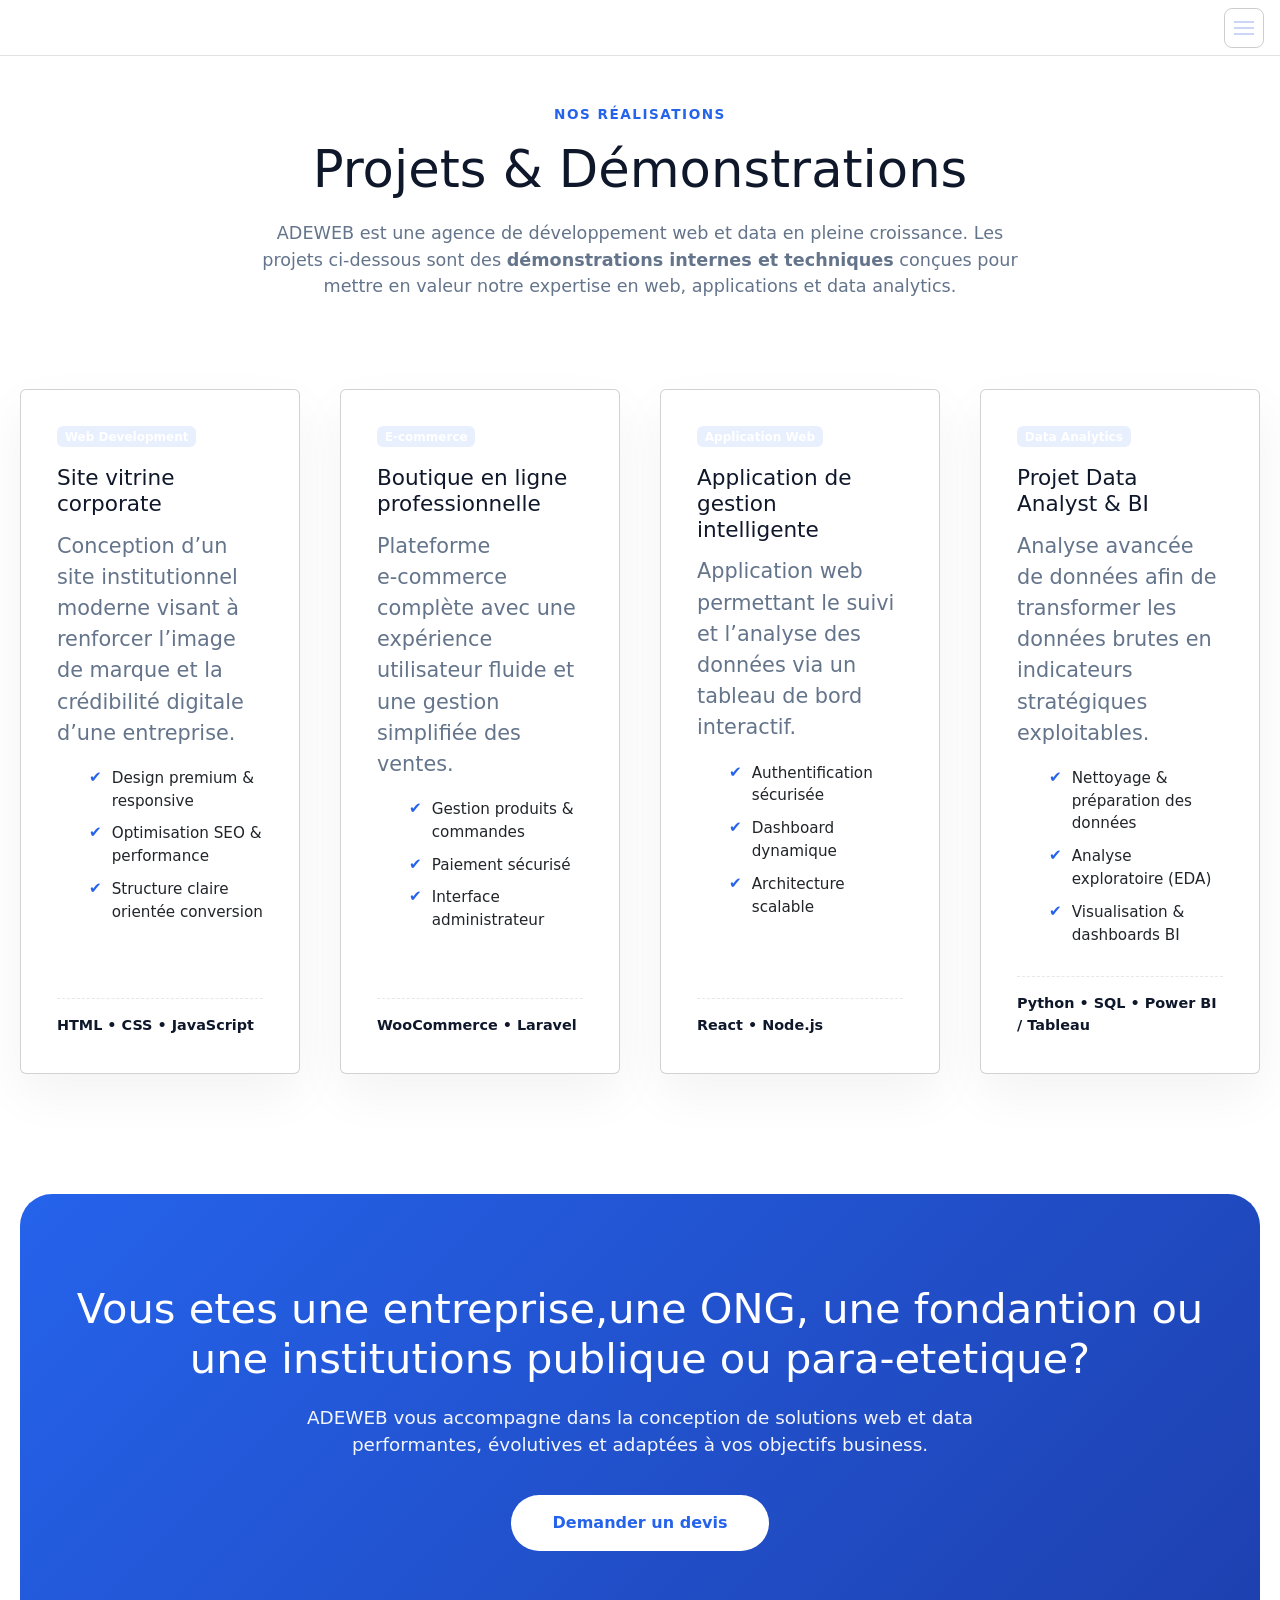
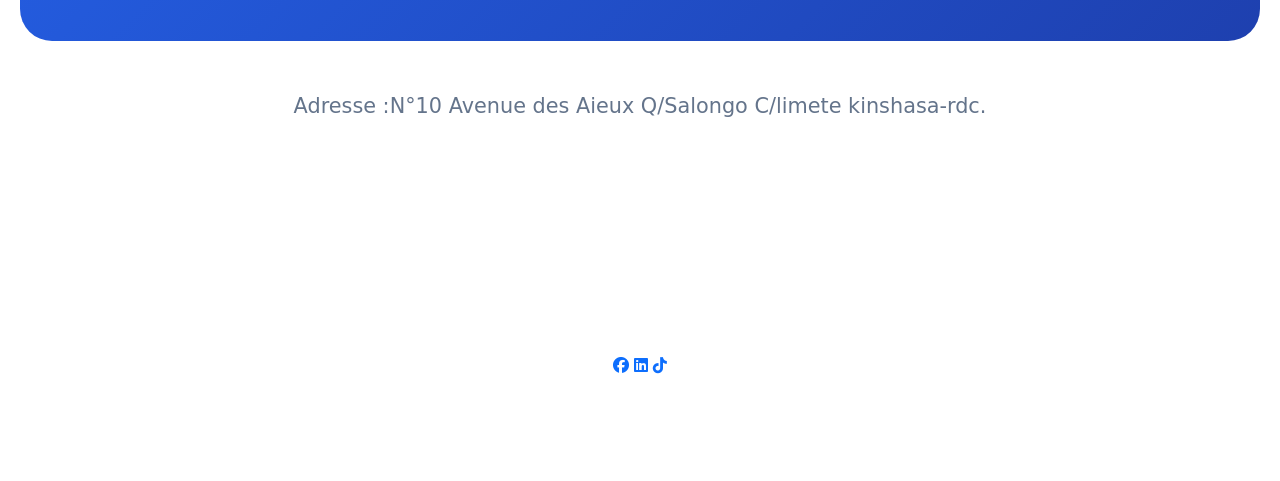
<file: projet.html>
<!DOCTYPE html>
<html lang="fr">
<head>
    <meta charset="UTF-8">
    <title>Projets | ADEWEB</title>
    <meta name="viewport" content="width=device-width, initial-scale=1.0">
    <link rel="stylesheet" href="projet.css">

    
    <link href="https://cdn.jsdelivr.net/npm/bootstrap@5.3.2/dist/css/bootstrap.min.css" rel="stylesheet">
    <link rel="stylesheet" href="https://cdnjs.cloudflare.com/ajax/libs/font-awesome/6.4.2/css/all.min.css">
</head>
<body>


<section class="wrapper">

    <!-- Header -->
    <header class="header">
        <span>Nos réalisations</span>
        <h1>Projets & Démonstrations</h1>
        <p>
            ADEWEB est une agence de développement web et data en pleine croissance.
            Les projets ci‑dessous sont des <strong>démonstrations internes et techniques</strong>
            conçues pour mettre en valeur notre expertise en web, applications et data analytics.
        </p>
    </header>

    <!-- Projects -->
    <div class="projects">

        <article class="card">
            <span class="badge">Web Development</span>
            <h3>Site vitrine corporate</h3>
            <p>
                Conception d’un site institutionnel moderne visant à renforcer l’image
                de marque et la crédibilité digitale d’une entreprise.
            </p>
            <ul class="features">
                <li>Design premium & responsive</li>
                <li>Optimisation SEO & performance</li>
                <li>Structure claire orientée conversion</li>
            </ul>
            <div class="tech">HTML • CSS • JavaScript</div>
        </article>

        <article class="card">
            <span class="badge">E‑commerce</span>
            <h3>Boutique en ligne professionnelle</h3>
            <p>
                Plateforme e‑commerce complète avec une expérience utilisateur fluide
                et une gestion simplifiée des ventes.
            </p>
            <ul class="features">
                <li>Gestion produits & commandes</li>
                <li>Paiement sécurisé</li>
                <li>Interface administrateur</li>
            </ul>
            <div class="tech">WooCommerce • Laravel</div>
        </article>

        <article class="card">
            <span class="badge">Application Web</span>
            <h3>Application de gestion intelligente</h3>
            <p>
                Application web permettant le suivi et l’analyse des données via
                un tableau de bord interactif.
            </p>
            <ul class="features">
                <li>Authentification sécurisée</li>
                <li>Dashboard dynamique</li>
                <li>Architecture scalable</li>
            </ul>
            <div class="tech">React • Node.js</div>
        </article>

        <article class="card">
            <span class="badge">Data Analytics</span>
            <h3>Projet Data Analyst & BI</h3>
            <p>
                Analyse avancée de données afin de transformer les données brutes
                en indicateurs stratégiques exploitables.
            </p>
            <ul class="features">
                <li>Nettoyage & préparation des données</li>
                <li>Analyse exploratoire (EDA)</li>
                <li>Visualisation & dashboards BI</li>
            </ul>
            <div class="tech">Python • SQL • Power BI / Tableau</div>
        </article>

    </div>

    <!-- CTA -->
    <div class="cta">
        <h2>Vous etes une entreprise,une ONG, une fondantion ou une institutions publique ou para-etetique?</h2>
        <p>
            ADEWEB vous accompagne dans la conception de solutions web et data
            performantes, évolutives et adaptées à vos objectifs business.
        </p>
        <a href="devis.php">Demander un devis</a>
    </div>

   

    <div class="footer"> 
       <p>Adresse :N°10  Avenue des Aieux Q/Salongo C/limete kinshasa-rdc.</p>
    </div>

</section>













     <!-- TOPBAR -->
<div style="position:fixed;top:0;left:0;right:0;height:56px;display:flex;align-items:center;justify-content:space-between;padding:0 16px;background:  radial-gradient(800px 500px at 100% 10%, rgba(49,208,170,.18), transparent 55%), ;border-bottom:1px solid rgba(0,0,0,0.06);z-index:1000;">

  <div style="font-weight:600;"> </div>

  <!-- HAMBURGER -->
  <div id="hamburger"
       data-open="false"
       onclick="
         var drawer=document.getElementById('drawer');
         var backdrop=document.getElementById('backdrop');
         var open=this.getAttribute('data-open')==='true';

         if(open){
           drawer.style.right='-1000px';
           backdrop.style.opacity='0';
           backdrop.style.pointerEvents='none';
           document.getElementById('bar1').style.transform='rotate(0)';
           document.getElementById('bar1').style.top='0';
           document.getElementById('bar2').style.opacity='1';
           document.getElementById('bar3').style.transform='rotate(0)';
           document.getElementById('bar3').style.top='12px';
           this.setAttribute('data-open','false');
         } else {
           drawer.style.right='0px';
           backdrop.style.opacity='1';
           backdrop.style.pointerEvents='auto';
           document.getElementById('bar1').style.transform='rotate(40deg)';
           document.getElementById('bar1').style.top='6px';
           document.getElementById('bar2').style.opacity='0';
           document.getElementById('bar3').style.transform='rotate(-45deg)';
           document.getElementById('bar3').style.top='6px';
           this.setAttribute('data-open','true');
         }
       "
       style="width:40px;height:40px;display:flex;align-items:center;justify-content:center;cursor:pointer;border:1px solid rgba(0,0,0,0.1);border-radius:8px;">
       
    <div style="width:20px;height:14px;position:relative;">
      <span id="bar1" style="position:absolute;left:0;right:0;height:2px;background: black  ;top:0;transition:.3s;"></span>
      <span id="bar2" style="position:absolute;left:0;right:0;height:2px;background: black  ;top:6px;transition:.3s;"></span>
      <span id="bar3" style="position:absolute;left:0;right:0;height:2px;background: black  ;top:12px;transition:.3s;"></span>
    </div>
  </div>
</div>

<!-- BACKDROP -->
<div id="backdrop"
     onclick="
       document.getElementById('drawer').style.right='-320px';
       this.style.opacity='0';
       this.style.pointerEvents='none';
       document.getElementById('bar1').style.transform='rotate(0)';
       document.getElementById('bar1').style.top='0';
       document.getElementById('bar2').style.opacity='1';
       document.getElementById('bar3').style.transform='rotate(0)';
       document.getElementById('bar3').style.top='12px';
       document.getElementById('hamburger').setAttribute('data-open','false');
     "
     style="position:fixed;inset:0;background:rgba(0,0,0,0.4);opacity:0;pointer-events:none;transition:.3s;z-index:998;">
</div>

<!-- DRAWER -->
<div id="drawer"
     style="position:fixed;top:0;right:-320px;width:200px;max-width:85%;height:100%;background: #0b1220  ;color:#fff;padding:20px;transition:.3s;z-index:999;display:flex;flex-direction:column;">

  <div style="display:flex;justify-content:space-between;align-items:center;margin-bottom:20px;">
    <h2 style="margin:0;font-size:18px;">Menu</h2>

    <button onclick="
       document.getElementById('drawer').style.right='-320px';
       document.getElementById('backdrop').style.opacity='0';
       document.getElementById('backdrop').style.pointerEvents='none';
       document.getElementById('bar1').style.transform='rotate(0)';
       document.getElementById('bar1').style.top='0';
       document.getElementById('bar2').style.opacity='1';
       document.getElementById('bar3').style.transform='rotate(0)';
       document.getElementById('bar3').style.top='12px';
       document.getElementById('hamburger').setAttribute('data-open','false');
    "
    style="background:none;border:1px solid rgba(255,255,255,0.2);color:#fff;padding:6px 8px;border-radius:6px;cursor:pointer;">
      
    </button>
  </div>

 
  <a href="index.html" style="color:#fff;text-decoration:none;margin:10px 0;">Accueil</a>
  <a href="Nos services.html" style="color:#fff;text-decoration:none;margin:10px 0;">Services</a>
  <a href="video.html" style="color:#fff;text-decoration:none;margin:10px 0;">publications</a>
  <a href="contact.html" style="color:#fff;text-decoration:none;margin:10px 0;">notre equipe</a>
  <a href="projet.html" style="color:#fff;text-decoration:none;margin:10px 0;">Projets</a>
  <a href="image.html" style="color:#fff;text-decoration:none;margin:10px 0;">gallerie d'image</a>
  <a href="about.html" style="color:#fff;text-decoration:none;margin:10px 0;">Apropos Nous</a>
  <a href="en savoir plus sur nos services.html" style="color:#fff;text-decoration:none;margin:10px 0;">en savoir plus</a>
  <a href="https://wa.me/243901733321"
     style="margin-top:auto;background:green;padding:10px;border-radius:8px;text-align:center;color:#fff;text-decoration:none;font-weight:bold;">
     Contactez nous
  </a>
</div>

<main style="padding:20px;max-width:900px;margin:auto;">
  <h1></h1>
  <p></p>
</main>
</form>

    
<!-- FOOTER -->
<footer class="bg-gray-900 text-white py-10 text-center">
    <h3 class="text-xl mb-4">Suivez-nous</h3>
    <div class="flex justify-center space-x-6 text-2xl">
        <a href="https://www.facebook.com/profile.php?id=61586751566791"><i class="fab fa-facebook"></i></a>
        <a href=""><i class="fab fa-linkedin"></i></a>
        <a href="https://tiktok.com/@user3906660171993"><i class="fab fa-tiktok"></i></a>
    </div>
    <p class="mt-6 text-sm">© 2026 ADEWEB - Tous droits réservés</p>
</footer>



     <!-- TOPBAR -->
<div style="position:fixed;top:0;left:0;right:0;height:56px;display:flex;align-items:center;justify-content:space-between;padding:0 16px;background:  radial-gradient(800px 500px at 100% 10%, rgba(49,208,170,.18), transparent 55%), ;border-bottom:1px solid rgba(0,0,0,0.06);z-index:1000;">

  <div style="font-weight:600;"></div>

  <!-- HAMBURGER -->
  <div id="hamburger"
       data-open="false"
       onclick="
         var drawer=document.getElementById('drawer');
         var backdrop=document.getElementById('backdrop');
         var open=this.getAttribute('data-open')==='true';

         if(open){
           drawer.style.right='-1000px';
           backdrop.style.opacity='0';
           backdrop.style.pointerEvents='none';
           document.getElementById('bar1').style.transform='rotate(0)';
           document.getElementById('bar1').style.top='0';
           document.getElementById('bar2').style.opacity='1';
           document.getElementById('bar3').style.transform='rotate(0)';
           document.getElementById('bar3').style.top='12px';
           this.setAttribute('data-open','false');
         } else {
           drawer.style.right='0px';
           backdrop.style.opacity='1';
           backdrop.style.pointerEvents='auto';
           document.getElementById('bar1').style.transform='rotate(40deg)';
           document.getElementById('bar1').style.top='6px';
           document.getElementById('bar2').style.opacity='0';
           document.getElementById('bar3').style.transform='rotate(-45deg)';
           document.getElementById('bar3').style.top='6px';
           this.setAttribute('data-open','true');
         }
       "
       style="width:40px;height:40px;display:flex;align-items:center;justify-content:center;cursor:pointer;border:1px solid rgba(0,0,0,0.1);border-radius:8px;">
       
    <div style="width:20px;height:14px;position:relative;">
      <span id="bar1" style="position:absolute;left:0;right:0;height:2px;background:  #cbd5f5  ;top:0;transition:.3s;"></span>
      <span id="bar2" style="position:absolute;left:0;right:0;height:2px;background:  #cbd5f5;top:6px;transition:.3s;"></span>
      <span id="bar3" style="position:absolute;left:0;right:0;height:2px;background: #cbd5f5;top:12px;transition:.3s;"></span>
    </div>
  </div>
</div>

<!-- BACKDROP -->
<div id="backdrop"
     onclick="
       document.getElementById('drawer').style.right='-320px';
       this.style.opacity='0';
       this.style.pointerEvents='none';
       document.getElementById('bar1').style.transform='rotate(0)';
       document.getElementById('bar1').style.top='0';
       document.getElementById('bar2').style.opacity='1';
       document.getElementById('bar3').style.transform='rotate(0)';
       document.getElementById('bar3').style.top='12px';
       document.getElementById('hamburger').setAttribute('data-open','false');
     "
     style="position:fixed;inset:0;background:rgba(0,0,0,0.4);opacity:0;pointer-events:none;transition:.3s;z-index:998;">
</div>

<!-- DRAWER -->
<div id="drawer"
     style="position:fixed;top:0;right:-320px;width:200px;max-width:85%;height:100%;background: #0b1220  ;color:#fff;padding:20px;transition:.3s;z-index:999;display:flex;flex-direction:column;">

  <div style="display:flex;justify-content:space-between;align-items:center;margin-bottom:20px;">
    <h2 style="margin:0;font-size:18px;">Menu</h2>

    <button onclick="
       document.getElementById('drawer').style.right='-320px';
       document.getElementById('backdrop').style.opacity='0';
       document.getElementById('backdrop').style.pointerEvents='none';
       document.getElementById('bar1').style.transform='rotate(0)';
       document.getElementById('bar1').style.top='0';
       document.getElementById('bar2').style.opacity='1';
       document.getElementById('bar3').style.transform='rotate(0)';
       document.getElementById('bar3').style.top='12px';
       document.getElementById('hamburger').setAttribute('data-open','false');
    "
    style="background:none;border:1px solid rgba(255,255,255,0.2);color:#fff;padding:6px 8px;border-radius:6px;cursor:pointer;">
      
    </button>
  </div>

  <a href="acceil.php" style="color:#fff;text-decoration:none;margin:10px 0;">Accueil</a>
  <a href="Nos services.php" style="color:#fff;text-decoration:none;margin:10px 0;">Services</a>
  <a href="video.php" style="color:#fff;text-decoration:none;margin:10px 0;">publications</a>
  <a href="contact.php" style="color:#fff;text-decoration:none;margin:10px 0;">notre equipe</a>
  <a href="projet.php" style="color:#fff;text-decoration:none;margin:10px 0;">Projets</a>
  <a href="image.php" style="color:#fff;text-decoration:none;margin:10px 0;">gallerie d'image</a>
  <a href="about.php" style="color:#fff;text-decoration:none;margin:10px 0;">Apropos</a>
  <a href="formulaire_contact.php"
     style="margin-top:auto;background:green;padding:10px;border-radius:8px;text-align:center;color:#fff;text-decoration:none;font-weight:bold;">
     Contact
  </a>
</div>

<main style="padding:20px;max-width:900px;margin:auto;">
  <h1></h1>
  <p></p>
</main>
</form>




</body>
</html>
</file>
<file: projet.css>
:root {
            --primary: #2563eb;
            --primary-dark: #1e40af;
            --dark: #0f172a;
            --text: #334155;
            --muted: #64748b;
            --bg: #f8fafc;
            --white: #ffffff;
            --border: #e5e7eb;
            --radius: 18px;
        }

        * {
            box-sizing: border-box;
            margin: 0;
            padding: 0;
            font-family: "Inter", "Segoe UI", system-ui, sans-serif;
        }

        body {
            background: var(--bg);
            color: var(--text);
            line-height: 1.7;
        }

        /* Layout */
        .wrapper {
            max-width: 1280px;
            margin: auto;
            padding: clamp(60px, 8vw, 120px) 20px;
        }

        /* Header */
        .header {
            text-align: center;
            margin-bottom: clamp(50px, 8vw, 90px);
        }

        .header span {
            display: inline-block;
            color: var(--primary);
            font-weight: 600;
            letter-spacing: 1.5px;
            text-transform: uppercase;
            font-size: 0.85rem;
            margin-bottom: 14px;
        }

        .header h1 {
            font-size: clamp(2rem, 5vw, 3.2rem);
            color: var(--dark);
            margin-bottom: 20px;
        }

        .header p {
            max-width: 780px;
            margin: auto;
            color: var(--muted);
            font-size: clamp(1rem, 1.5vw, 1.1rem);
        }

        /* Grid */
        .projects {
            display: grid;
            grid-template-columns: repeat(auto-fit, minmax(280px, 1fr));
            gap: clamp(24px, 4vw, 40px);
        }

        /* Card */
        .card {
            background: var(--white);
            border-radius: var(--radius);
            padding: 36px;
            border: 1px solid var(--border);
            box-shadow: 0 20px 50px rgba(0,0,0,0.05);
            transition: transform 0.4s ease, box-shadow 0.4s ease;
            display: flex;
            flex-direction: column;
            height: 100%;
        }

        .card:hover {
            transform: translateY(-10px);
            box-shadow: 0 40px 80px rgba(0,0,0,0.12);
        }

        .badge {
            align-self: flex-start;
            background: rgba(37,99,235,0.1);
            color: var(--primary);
            padding: 6px 14px;
            border-radius: 999px;
            font-size: 0.75rem;
            font-weight: 600;
            margin-bottom: 18px;
        }

        .card h3 {
            font-size: 1.35rem;
            color: var(--dark);
            margin-bottom: 14px;
        }

        .card p {
            color: var(--muted);
            margin-bottom: 18px;
        }

        .features {
            margin-bottom: 20px;
        }

        .features li {
            list-style: none;
            font-size: 0.95rem;
            margin-bottom: 10px;
            display: flex;
            align-items: flex-start;
        }

        .features li::before {
            content: "✔";
            color: var(--primary);
            font-weight: bold;
            margin-right: 10px;
            line-height: 1.4;
        }

        .tech {
            margin-top: auto;
            font-size: 0.9rem;
            font-weight: 600;
            color: var(--dark);
            border-top: 1px dashed var(--border);
            padding-top: 16px;
        }

        /* CTA */
        .cta {
            margin-top: clamp(70px, 10vw, 120px);
            padding: clamp(50px, 8vw, 90px) 30px;
            background: linear-gradient(135deg, var(--primary), var(--primary-dark));
            border-radius: 32px;
            text-align: center;
            color: var(--white);
        }

        .cta h2 {
            font-size: clamp(1.8rem, 4vw, 2.6rem);
            margin-bottom: 20px;
        }

        .cta p {
            max-width: 720px;
            margin: auto;
            margin-bottom: 36px;
            font-size: clamp(1rem, 1.6vw, 1.15rem);
            opacity: 0.95;
        }

        .cta a {
            display: inline-block;
            padding: 16px 42px;
            background: var(--white);
            color: var(--primary);
            font-weight: 700;
            border-radius: 999px;
            text-decoration: none;
            transition: all 0.3s ease;
        }

        .cta a:hover {
            background: #e0e7ff;
            transform: translateY(-2px);
        }

        .footer {
            margin-top: 50px;
            text-align: center;
            font-size: 0.9rem;
            color: var(--muted);
        }

        /* Accessibility & mobile UX */
        @media (max-width: 480px) {
            .card {
                padding: 28px;
            }
        }
/* 📱 Tablettes */
@media (min-width: 601px) and (max-width: 1024px) {
    h1 {
        font-size: 2.5rem;
    }
    h2 {
        font-size: 2rem;
    }
    p {
        font-size: 1.2rem;
    }
    a {
        font-size: 1.1rem;
    }
}

/* 💻 Grands écrans */
@media (min-width: 1025px) {
    h1 {
        font-size: 3rem;
    }
    h2 {
        font-size: 2.5rem;
    }
    p {
        font-size: 1.3rem;
    }
}
</file>
